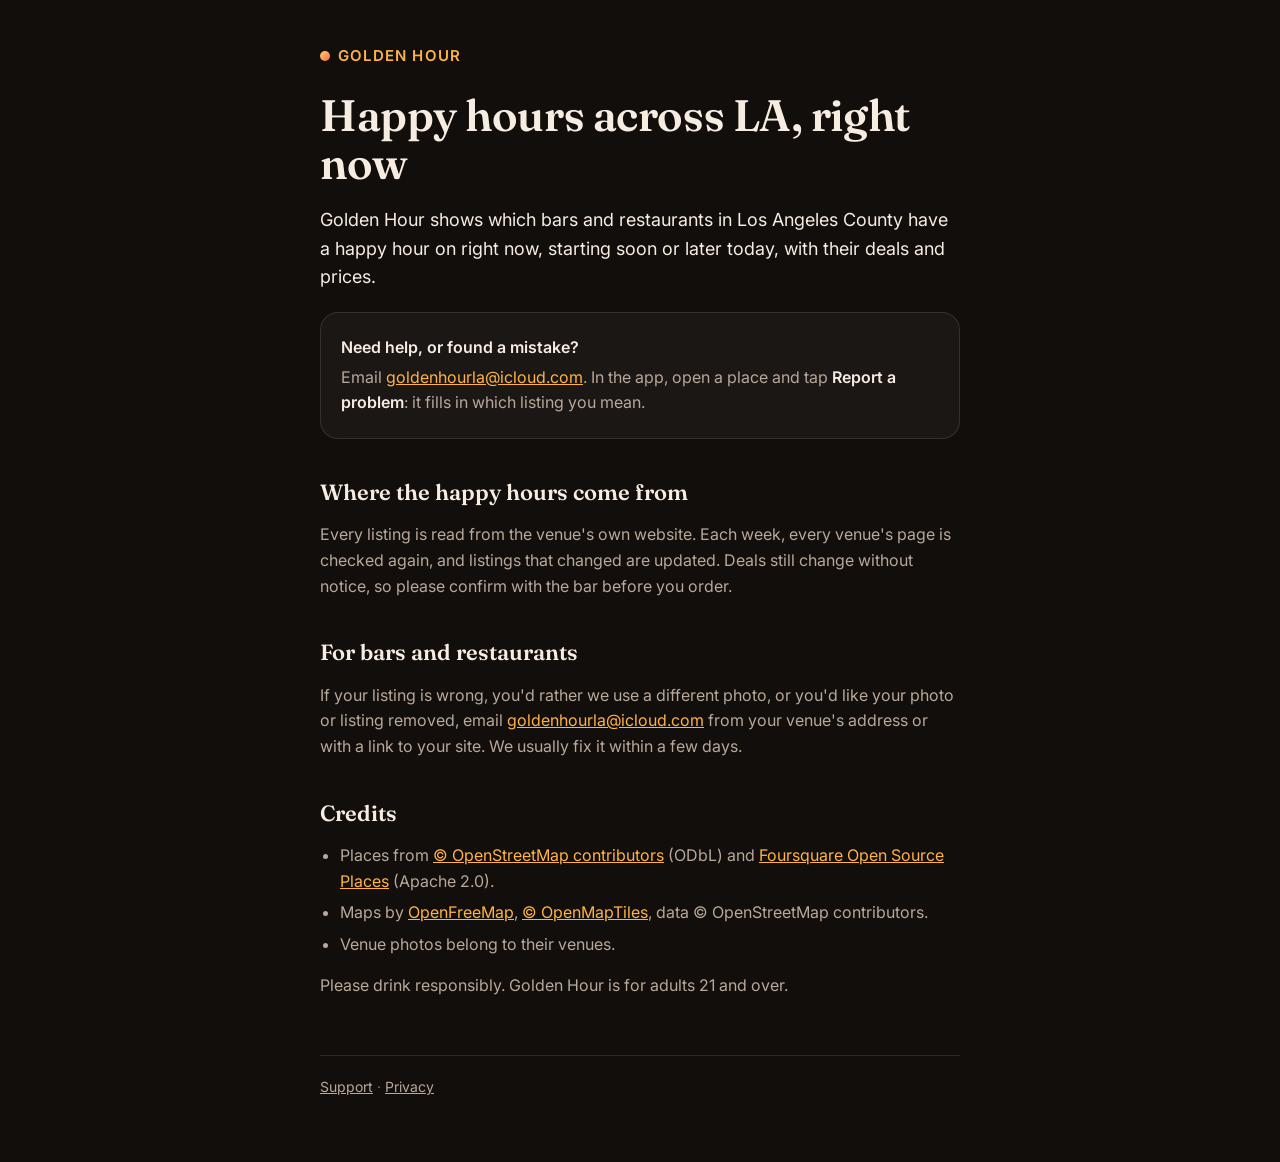
<file: index.html>
<!doctype html>
<html lang="en"><head><meta charset="utf-8"><meta name="viewport" content="width=device-width,initial-scale=1">
<title>Golden Hour Support</title>
<link rel="preconnect" href="https://fonts.googleapis.com"><link href="https://fonts.googleapis.com/css2?family=Fraunces:opsz,wght@9..144,600&family=Inter:wght@400;600&display=swap" rel="stylesheet">
<link rel="stylesheet" href="style.css"></head>
<body><main>
<p class="brand"><i></i>Golden Hour</p>
<h1>Happy hours across LA, right now</h1>
<p class="lede">Golden Hour shows which bars and restaurants in Los Angeles County have a happy hour on right now, starting soon or later today, with their deals and prices.</p>

<div class="card">
<p><strong>Need help, or found a mistake?</strong></p>
<p>Email <a href="mailto:goldenhourla@icloud.com">goldenhourla@icloud.com</a>. In the app, open a place and tap <strong>Report a problem</strong>: it fills in which listing you mean.</p>
</div>

<h2>Where the happy hours come from</h2>
<p>Every listing is read from the venue's own website. Each week, every venue's page is checked again, and listings that changed are updated. Deals still change without notice, so please confirm with the bar before you order.</p>

<h2>For bars and restaurants</h2>
<p>If your listing is wrong, you'd rather we use a different photo, or you'd like your photo or listing removed, email <a href="mailto:goldenhourla@icloud.com">goldenhourla@icloud.com</a> from your venue's address or with a link to your site. We usually fix it within a few days.</p>

<h2>Credits</h2>
<ul>
<li>Places from <a href="https://www.openstreetmap.org/copyright">© OpenStreetMap contributors</a> (ODbL) and <a href="https://opensource.foursquare.com/os-places/">Foursquare Open Source Places</a> (Apache 2.0).</li>
<li>Maps by <a href="https://openfreemap.org">OpenFreeMap</a>, <a href="https://openmaptiles.org">© OpenMapTiles</a>, data © OpenStreetMap contributors.</li>
<li>Venue photos belong to their venues.</li>
</ul>

<p>Please drink responsibly. Golden Hour is for adults 21 and over.</p>

<footer><a href="index.html">Support</a> · <a href="privacy.html">Privacy</a></footer>
</main></body></html>
</file>
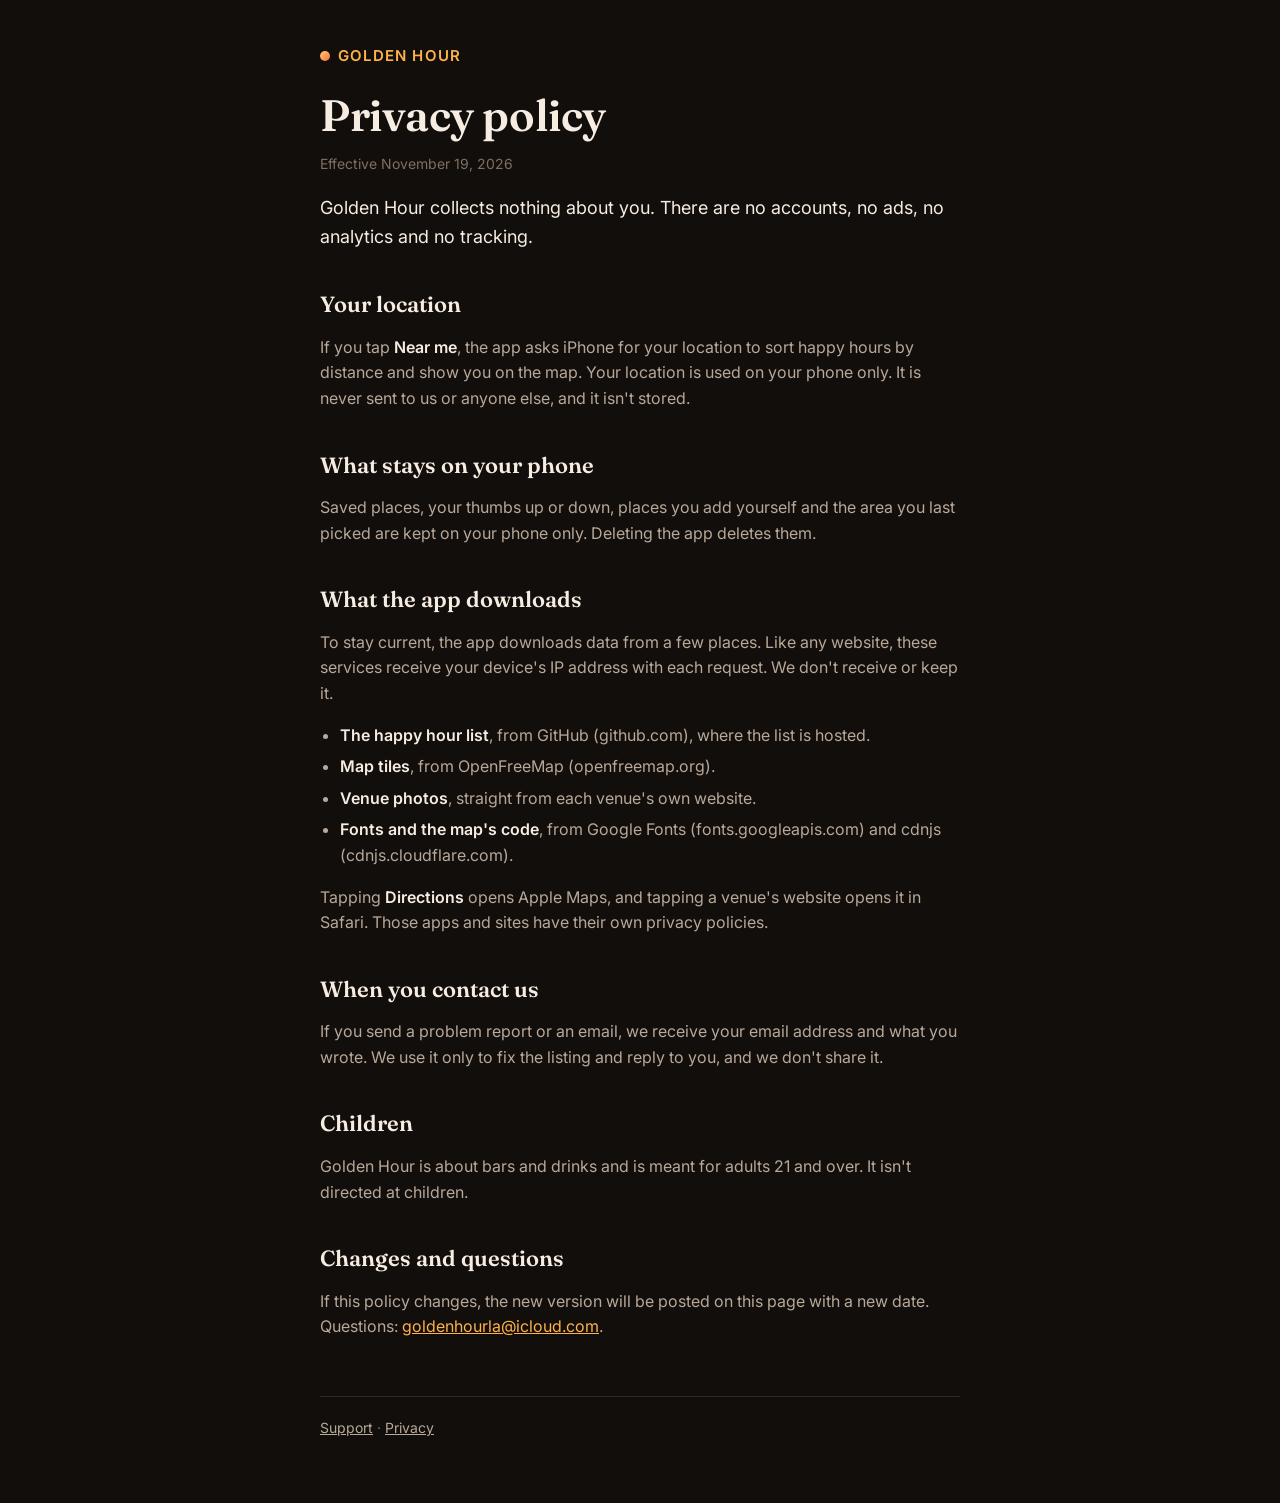
<file: privacy.html>
<!doctype html>
<html lang="en"><head><meta charset="utf-8"><meta name="viewport" content="width=device-width,initial-scale=1">
<title>Golden Hour Privacy</title>
<link rel="preconnect" href="https://fonts.googleapis.com"><link href="https://fonts.googleapis.com/css2?family=Fraunces:opsz,wght@9..144,600&family=Inter:wght@400;600&display=swap" rel="stylesheet">
<link rel="stylesheet" href="style.css"></head>
<body><main>
<p class="brand"><i></i>Golden Hour</p>
<h1>Privacy policy</h1>
<p class="updated">Effective November 19, 2026</p>
<p class="lede">Golden Hour collects nothing about you. There are no accounts, no ads, no analytics and no tracking.</p>

<h2>Your location</h2>
<p>If you tap <strong>Near me</strong>, the app asks iPhone for your location to sort happy hours by distance and show you on the map. Your location is used on your phone only. It is never sent to us or anyone else, and it isn't stored.</p>

<h2>What stays on your phone</h2>
<p>Saved places, your thumbs up or down, places you add yourself and the area you last picked are kept on your phone only. Deleting the app deletes them.</p>

<h2>What the app downloads</h2>
<p>To stay current, the app downloads data from a few places. Like any website, these services receive your device's IP address with each request. We don't receive or keep it.</p>
<ul>
<li><strong>The happy hour list</strong>, from GitHub (github.com), where the list is hosted.</li>
<li><strong>Map tiles</strong>, from OpenFreeMap (openfreemap.org).</li>
<li><strong>Venue photos</strong>, straight from each venue's own website.</li>
<li><strong>Fonts and the map's code</strong>, from Google Fonts (fonts.googleapis.com) and cdnjs (cdnjs.cloudflare.com).</li>
</ul>

<p>Tapping <strong>Directions</strong> opens Apple Maps, and tapping a venue's website opens it in Safari. Those apps and sites have their own privacy policies.</p>

<h2>When you contact us</h2>
<p>If you send a problem report or an email, we receive your email address and what you wrote. We use it only to fix the listing and reply to you, and we don't share it.</p>

<h2>Children</h2>
<p>Golden Hour is about bars and drinks and is meant for adults 21 and over. It isn't directed at children.</p>

<h2>Changes and questions</h2>
<p>If this policy changes, the new version will be posted on this page with a new date. Questions: <a href="mailto:goldenhourla@icloud.com">goldenhourla@icloud.com</a>.</p>

<footer><a href="index.html">Support</a> · <a href="privacy.html">Privacy</a></footer>
</main></body></html>
</file>
<file: style.css>
:root{color-scheme:dark;--bg:#120e0b;--ink:#f6ece2;--muted:#b8a899;--dim:#7f6f63;--rim:rgba(255,255,255,.11);--gold:#ffb347}
*{box-sizing:border-box}
body{margin:0;background:var(--bg);color:var(--ink);font:16px/1.6 Inter,system-ui,-apple-system,sans-serif;-webkit-text-size-adjust:100%}
main{max-width:680px;margin:0 auto;padding:48px 20px 64px}
.brand{font:600 15px/1 Inter,system-ui,sans-serif;letter-spacing:.08em;text-transform:uppercase;color:var(--gold);margin:0 0 28px;display:flex;gap:8px;align-items:center}
.brand i{width:10px;height:10px;border-radius:50%;background:linear-gradient(135deg,#ffd166,#ff6b4a);display:inline-block}
h1{font:600 clamp(32px,7vw,44px)/1.1 Fraunces,Georgia,serif;margin:0 0 10px;letter-spacing:-.01em}
h2{font:600 22px/1.25 Fraunces,Georgia,serif;margin:40px 0 8px}
p,li{color:var(--muted)}
strong{color:var(--ink);font-weight:600}
a{color:var(--gold)}
ul{padding-left:20px}
li{margin:6px 0}
.lede{font-size:18px;color:var(--ink)}
.updated{color:var(--dim);font-size:14px}
.card{border:1px solid var(--rim);border-radius:18px;padding:18px 20px;margin:20px 0;background:rgba(255,255,255,.04)}
.card p{margin:4px 0}
footer{margin-top:56px;padding-top:20px;border-top:1px solid var(--rim);color:var(--dim);font-size:14px}
footer a{color:var(--muted)}
</file>
